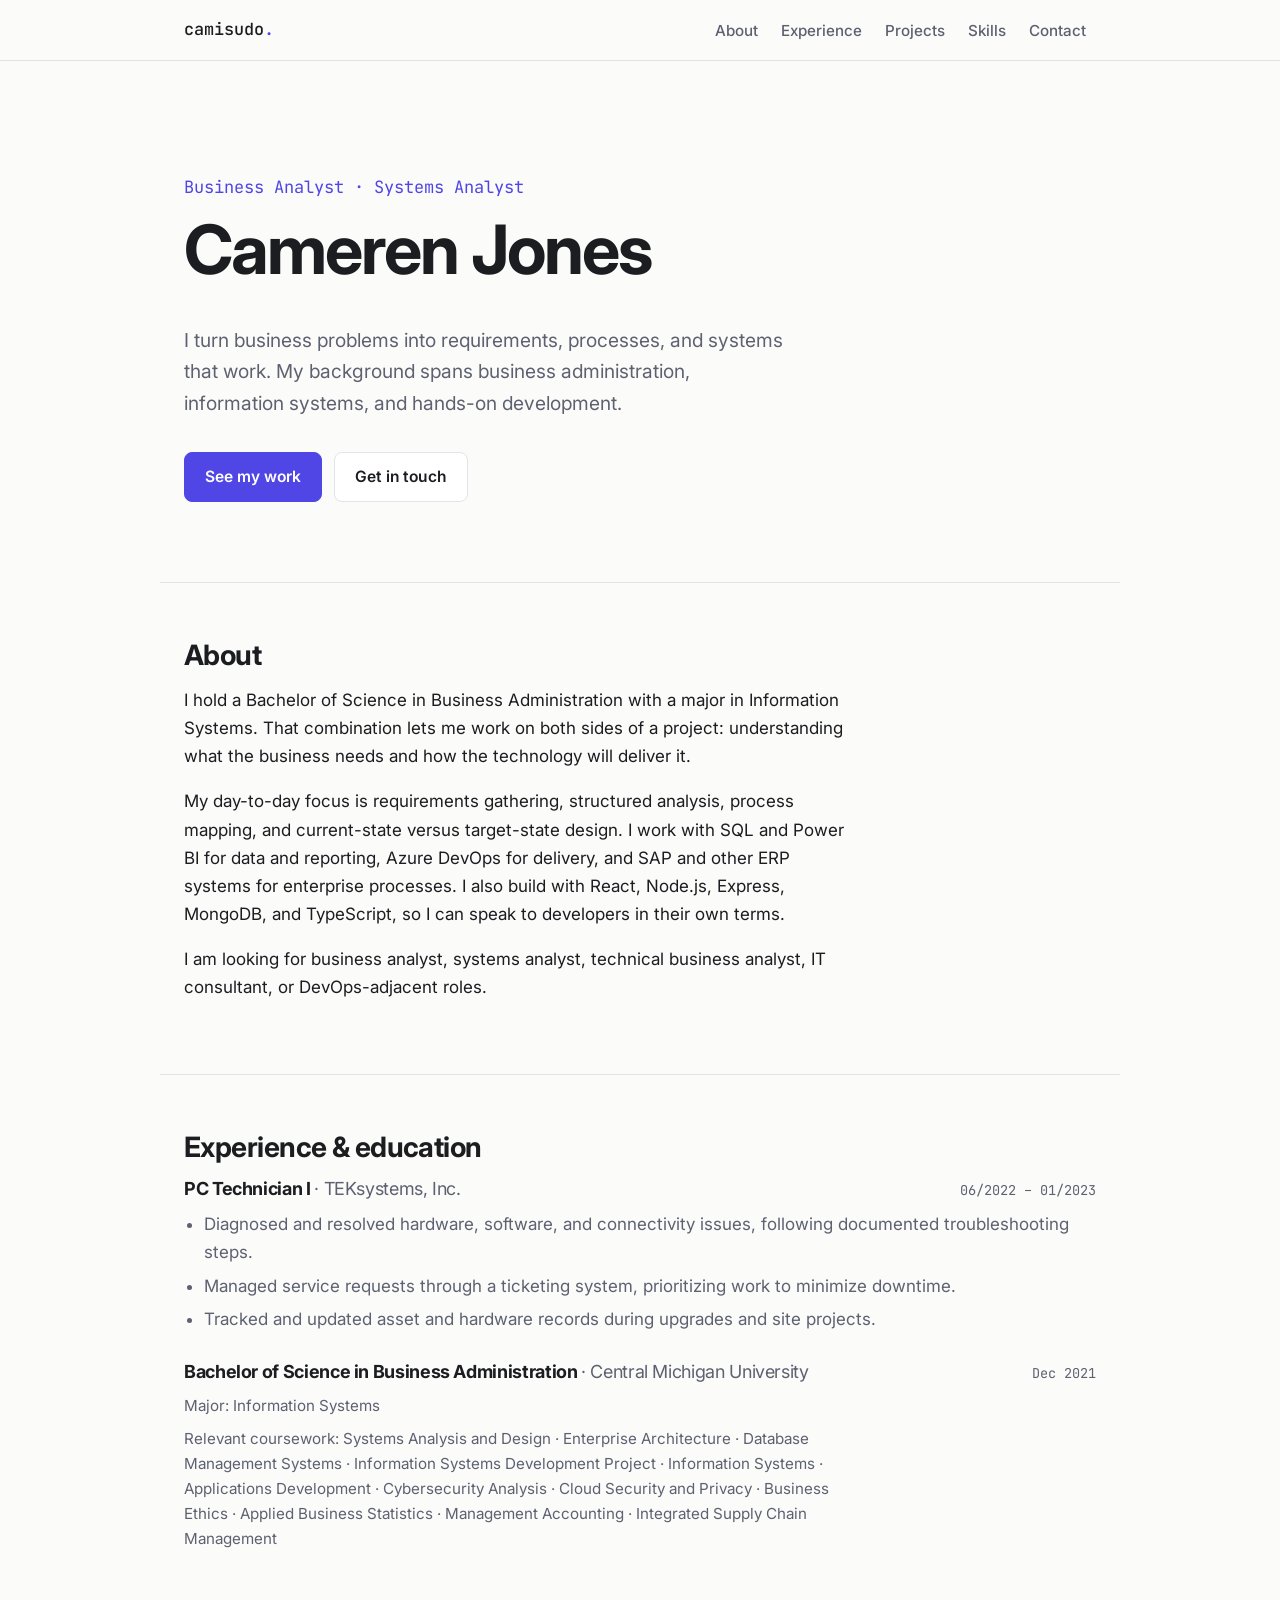
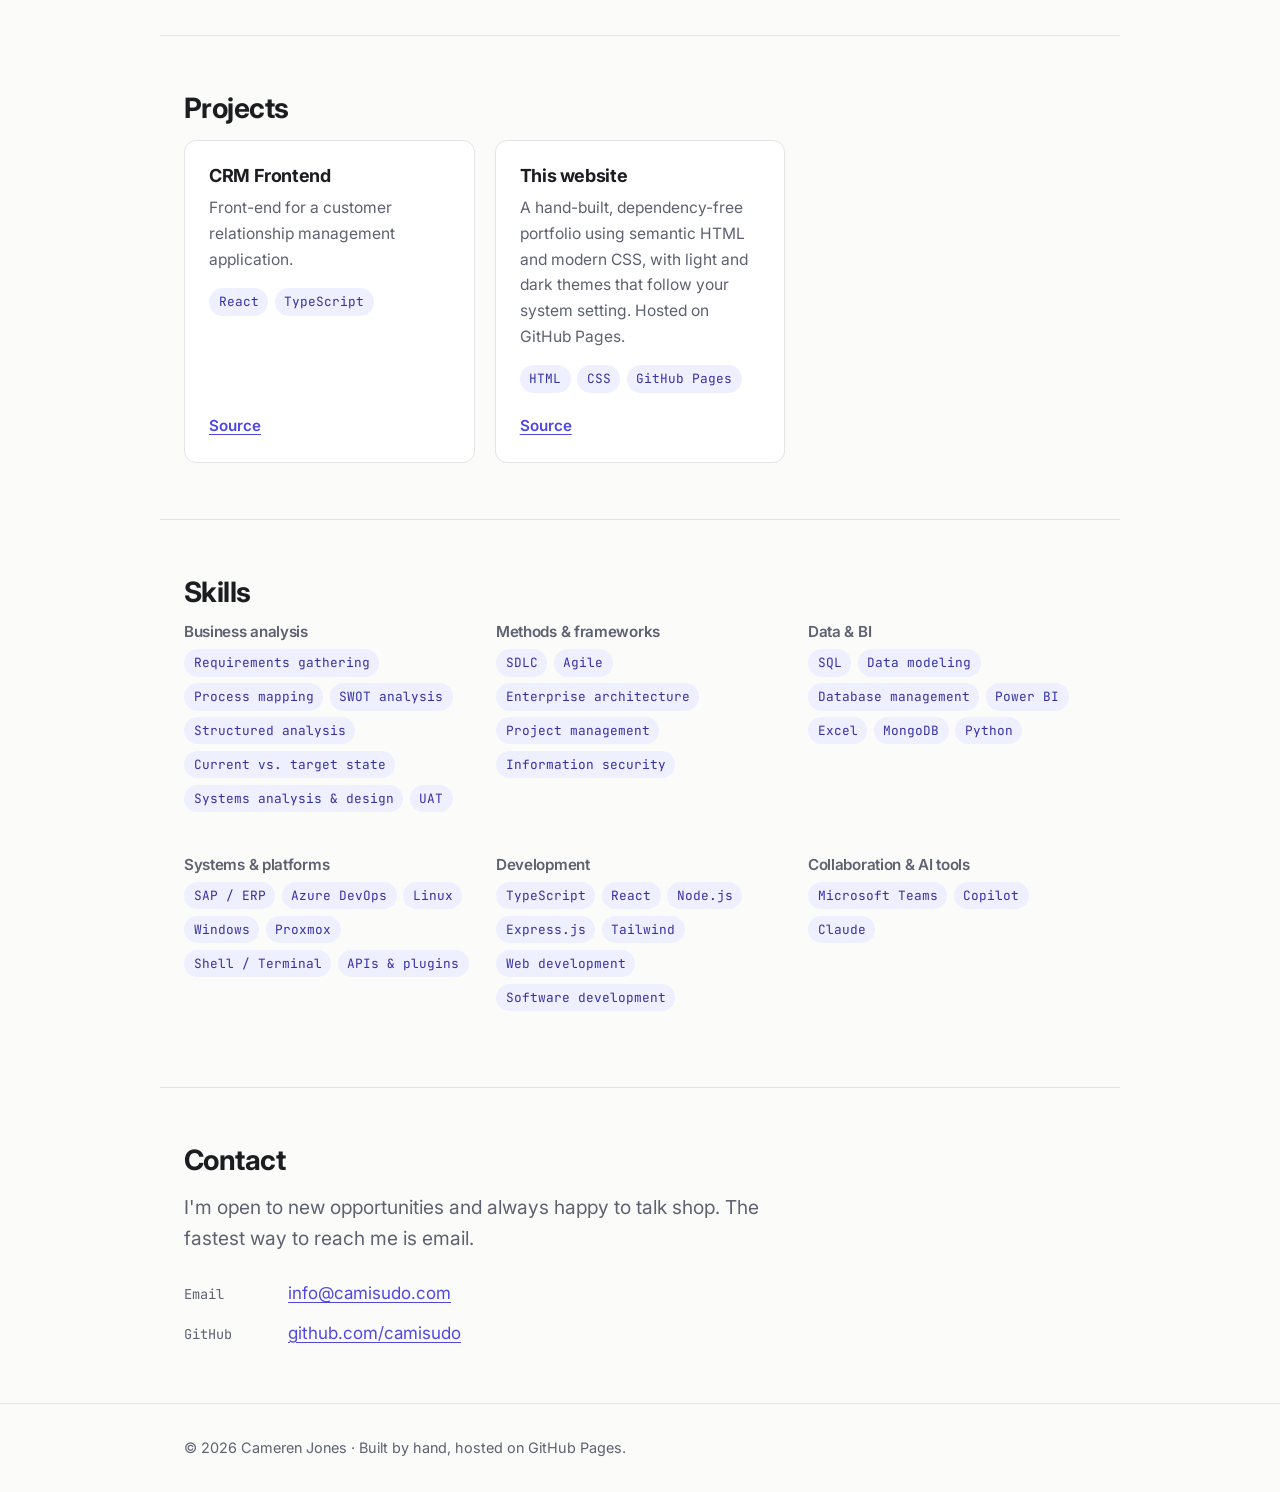
<file: index.html>
<!DOCTYPE html>
<html lang="en">
<head>
  <meta charset="utf-8" />
  <meta name="viewport" content="width=device-width, initial-scale=1" />
  <title>Cameren Jones — Business Analyst</title>
  <meta name="description" content="Cameren Jones: business analyst and systems analyst with a BS in Business Administration (Information Systems). Requirements, process design, data, and systems." />
  <meta property="og:title" content="Cameren Jones — Business Analyst" />
  <meta property="og:description" content="Business analyst bridging business needs and technology: requirements, process design, data, and systems." />
  <meta property="og:url" content="https://www.camisudo.com/" />
  <meta property="og:type" content="website" />
  <link rel="canonical" href="https://www.camisudo.com/" />
  <link rel="icon" href="favicon.svg" type="image/svg+xml" />
  <link rel="preconnect" href="https://fonts.googleapis.com" />
  <link rel="preconnect" href="https://fonts.gstatic.com" crossorigin />
  <link href="https://fonts.googleapis.com/css2?family=Inter:wght@400;500;600;700&family=JetBrains+Mono:wght@400;500&display=swap" rel="stylesheet" />
  <link rel="stylesheet" href="style.css" />
</head>
<body>
  <a class="skip" href="#main">Skip to content</a>

  <header class="site-header">
    <div class="container nav">
      <a class="brand" href="#top">camisudo<span class="accent">.</span></a>
      <nav aria-label="Main">
        <ul>
          <li><a href="#about">About</a></li>
          <li><a href="#experience">Experience</a></li>
          <li><a href="#projects">Projects</a></li>
          <li><a href="#skills">Skills</a></li>
          <li><a href="#contact">Contact</a></li>
        </ul>
      </nav>
    </div>
  </header>

  <main id="main">
    <!-- Hero -->
    <section class="hero container" id="top">
      <p class="eyebrow">Business Analyst · Systems Analyst</p>
      <h1>Cameren Jones</h1>
      <p class="lede">I turn business problems into requirements, processes, and systems that work. My background spans business administration, information systems, and hands-on development.</p>
      <div class="actions">
        <a class="btn primary" href="#projects">See my work</a>
        <a class="btn" href="#contact">Get in touch</a>
      </div>
    </section>

    <!-- About -->
    <section class="section container" id="about">
      <h2>About</h2>
      <div class="about">
        <p>I hold a Bachelor of Science in Business Administration with a major in Information Systems. That combination lets me work on both sides of a project: understanding what the business needs and how the technology will deliver it.</p>
        <p>My day-to-day focus is requirements gathering, structured analysis, process mapping, and current-state versus target-state design. I work with SQL and Power BI for data and reporting, Azure DevOps for delivery, and SAP and other ERP systems for enterprise processes. I also build with React, Node.js, Express, MongoDB, and TypeScript, so I can speak to developers in their own terms.</p>
        <p>I am looking for business analyst, systems analyst, technical business analyst, IT consultant, or DevOps-adjacent roles.</p>
      </div>
    </section>

    <!-- Experience & Education -->
    <section class="section container" id="experience">
      <h2>Experience &amp; education</h2>
      <div class="job">
        <div class="job-head"><h3>PC Technician I <span>· TEKsystems, Inc.</span></h3><span class="dates">06/2022 – 01/2023</span></div>
        <ul class="duties">
          <li>Diagnosed and resolved hardware, software, and connectivity issues, following documented troubleshooting steps.</li>
          <li>Managed service requests through a ticketing system, prioritizing work to minimize downtime.</li>
          <li>Tracked and updated asset and hardware records during upgrades and site projects.</li>
        </ul>
      </div>
      <div class="job">
        <div class="job-head"><h3>Bachelor of Science in Business Administration <span>· Central Michigan University</span></h3><span class="dates">Dec 2021</span></div>
        <p class="meta-line">Major: Information Systems</p>
        <p class="meta-line">Relevant coursework: Systems Analysis and Design · Enterprise Architecture · Database Management Systems · Information Systems Development Project · Information Systems · Applications Development · Cybersecurity Analysis · Cloud Security and Privacy · Business Ethics · Applied Business Statistics · Management Accounting · Integrated Supply Chain Management</p>
      </div>
    </section>

    <!-- Projects -->
    <section class="section container" id="projects">
      <h2>Projects</h2>
      <div class="grid">
        <article class="card">
          <h3>CRM Frontend</h3>
          <p>Front-end for a customer relationship management application.</p>
          <ul class="tags"><li>React</li><li>TypeScript</li></ul>
          <div class="links">
            <a href="https://github.com/camisudo/CRM-Frontend">Source</a>
          </div>
        </article>

        <article class="card">
          <h3>This website</h3>
          <p>A hand-built, dependency-free portfolio using semantic HTML and modern CSS, with light and dark themes that follow your system setting. Hosted on GitHub Pages.</p>
          <ul class="tags"><li>HTML</li><li>CSS</li><li>GitHub Pages</li></ul>
          <div class="links">
            <a href="https://github.com/camisudo/camisudo.github.io">Source</a>
          </div>
        </article>
      </div>
    </section>

    <!-- Skills -->
    <section class="section container" id="skills">
      <h2>Skills</h2>
      <div class="skills">
        <div>
          <h3>Business analysis</h3>
          <ul class="tags"><li>Requirements gathering</li><li>Process mapping</li><li>SWOT analysis</li><li>Structured analysis</li><li>Current vs. target state</li><li>Systems analysis &amp; design</li><li>UAT</li></ul>
        </div>
        <div>
          <h3>Methods &amp; frameworks</h3>
          <ul class="tags"><li>SDLC</li><li>Agile</li><li>Enterprise architecture</li><li>Project management</li><li>Information security</li></ul>
        </div>
        <div>
          <h3>Data &amp; BI</h3>
          <ul class="tags"><li>SQL</li><li>Data modeling</li><li>Database management</li><li>Power BI</li><li>Excel</li><li>MongoDB</li><li>Python</li></ul>
        </div>
        <div>
          <h3>Systems &amp; platforms</h3>
          <ul class="tags"><li>SAP / ERP</li><li>Azure DevOps</li><li>Linux</li><li>Windows</li><li>Proxmox</li><li>Shell / Terminal</li><li>APIs &amp; plugins</li></ul>
        </div>
        <div>
          <h3>Development</h3>
          <ul class="tags"><li>TypeScript</li><li>React</li><li>Node.js</li><li>Express.js</li><li>Tailwind</li><li>Web development</li><li>Software development</li></ul>
        </div>
        <div>
          <h3>Collaboration &amp; AI tools</h3>
          <ul class="tags"><li>Microsoft Teams</li><li>Copilot</li><li>Claude</li></ul>
        </div>
      </div>
    </section>

    <!-- Contact -->
    <section class="section container" id="contact">
      <h2>Contact</h2>
      <p class="lede">I'm open to new opportunities and always happy to talk shop. The fastest way to reach me is email.</p>
      <ul class="contact">
        <!-- Contact details -->
        <li><span class="label">Email</span><a href="mailto:info@camisudo.com">info@camisudo.com</a></li>
        <li><span class="label">GitHub</span><a href="https://github.com/camisudo">github.com/camisudo</a></li>
      </ul>
    </section>
  </main>

  <footer class="site-footer">
    <div class="container">
      <p>&copy; 2026 Cameren Jones · Built by hand, hosted on GitHub Pages.</p>
    </div>
  </footer>
</body>
</html>
</file>
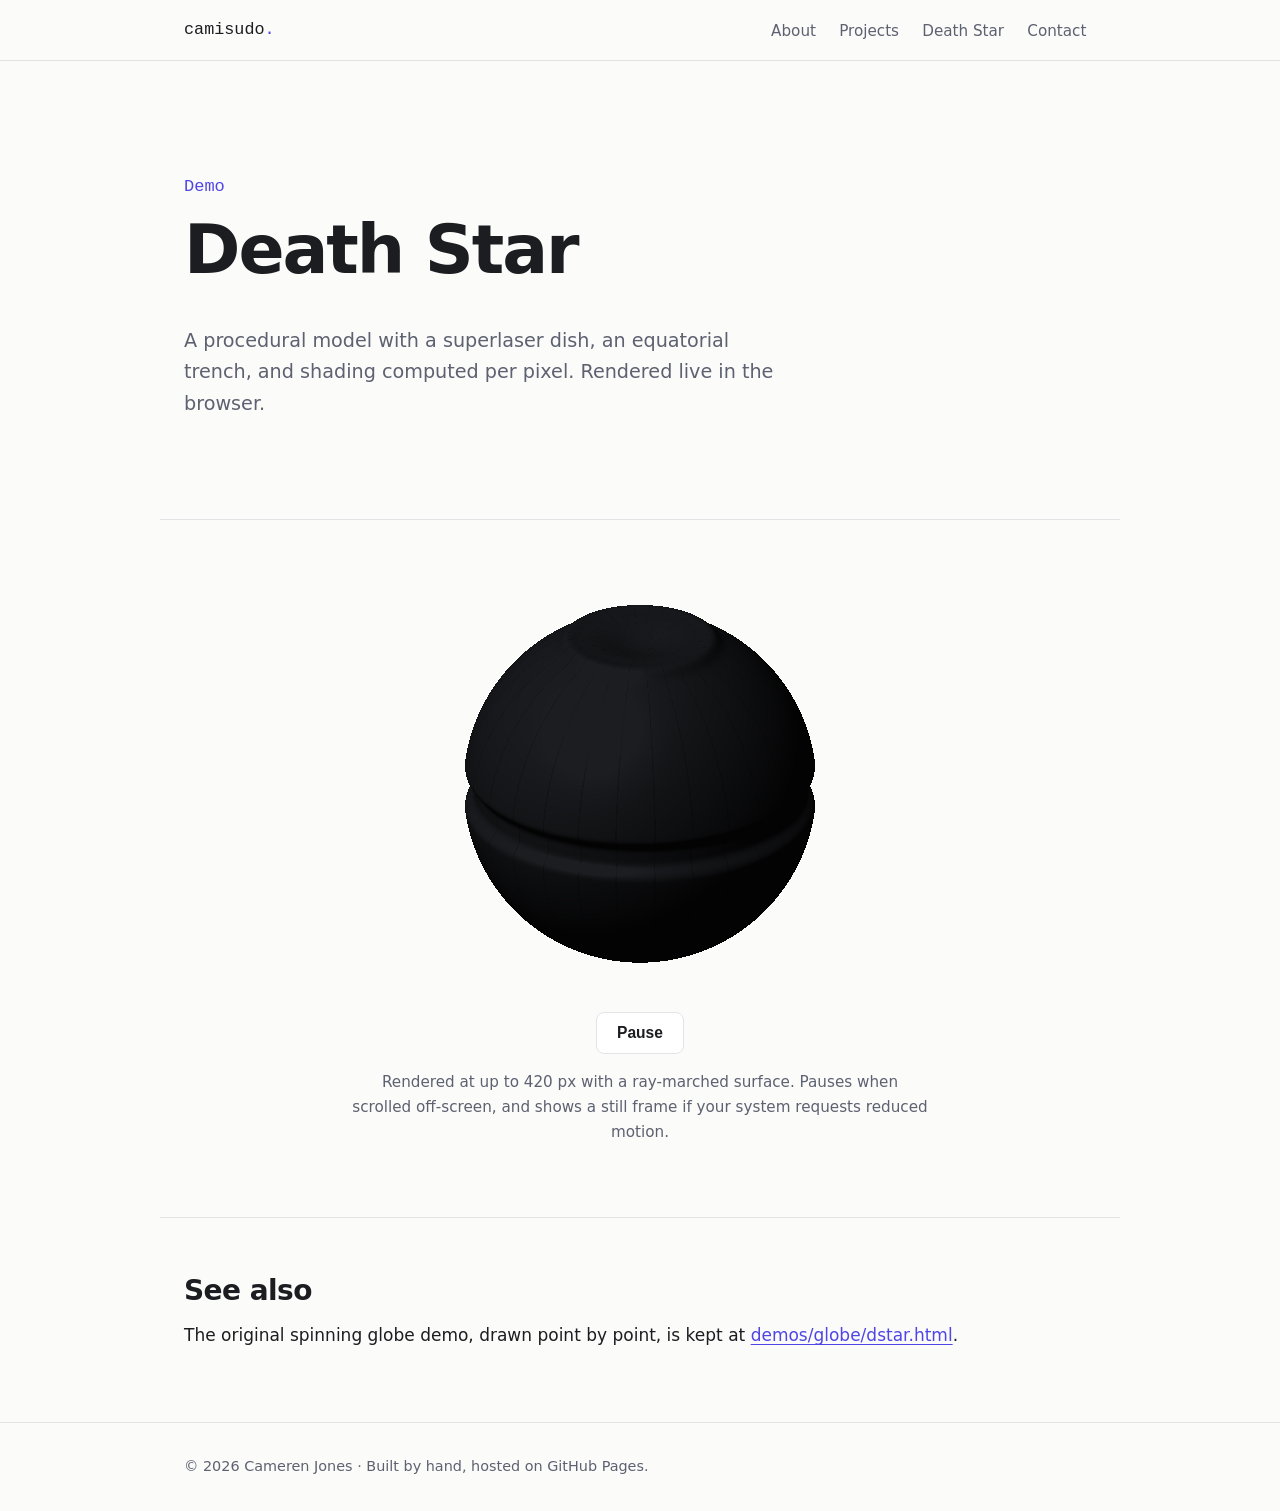
<file: deathstar.html>
<!DOCTYPE html>
<html lang="en">
<head>
  <meta charset="utf-8" />
  <meta name="viewport" content="width=device-width, initial-scale=1" />
  <title>Death Star — Cameren Jones</title>
  <meta name="description" content="A spinning Death Star rendered live in the browser with a procedural surface and shading." />
  <link rel="icon" href="favicon.svg" type="image/svg+xml" />
  <link rel="stylesheet" href="style.css" />
  <style>
    .ds-wrap { display: grid; justify-items: center; gap: 1rem; }
    .ds-canvas { width: min(420px, 90vw); height: auto; aspect-ratio: 1; display: block; }
    .ds-controls { display: flex; gap: 0.75rem; align-items: center; }
    .ds-note { color: var(--muted); font-size: 0.95rem; text-align: center; max-width: 36rem; }
  </style>
</head>
<body>
  <a class="skip" href="#main">Skip to content</a>

  <header class="site-header">
    <div class="container nav">
      <a class="brand" href="index.html">camisudo<span class="accent">.</span></a>
      <nav aria-label="Main">
        <ul>
          <li><a href="index.html#about">About</a></li>
          <li><a href="index.html#projects">Projects</a></li>
          <li><a href="deathstar.html">Death Star</a></li>
          <li><a href="index.html#contact">Contact</a></li>
        </ul>
      </nav>
    </div>
  </header>

  <main id="main">
    <section class="hero container">
      <p class="eyebrow">Demo</p>
      <h1>Death Star</h1>
      <p class="lede">A procedural model with a superlaser dish, an equatorial trench, and shading computed per pixel. Rendered live in the browser.</p>
    </section>

    <section class="section container">
      <div class="ds-wrap">
        <canvas id="deathstar" class="ds-canvas" role="img" aria-label="Spinning Death Star"></canvas>
        <div class="ds-controls">
          <button class="btn" id="ds-toggle" type="button" aria-pressed="false">Pause</button>
        </div>
        <p class="ds-note">Rendered at up to 420 px with a ray-marched surface. Pauses when scrolled off-screen, and shows a still frame if your system requests reduced motion.</p>
      </div>
    </section>

    <section class="section container">
      <h2>See also</h2>
      <p>The original spinning globe demo, drawn point by point, is kept at <a href="demos/globe/dstar.html">demos/globe/dstar.html</a>.</p>
    </section>
  </main>

  <footer class="site-footer">
    <div class="container">
      <p>&copy; 2026 Cameren Jones · Built by hand, hosted on GitHub Pages.</p>
    </div>
  </footer>

  <script type="module">
    import { mount } from "./deathstar.js";
    const canvas = document.getElementById("deathstar");
    const btn = document.getElementById("ds-toggle");
    const view = mount(canvas, { fps: 30 });
    btn.addEventListener("click", () => {
      view.setPaused(!view.paused);
      btn.textContent = view.paused ? "Play" : "Pause";
      btn.setAttribute("aria-pressed", String(view.paused));
    });
  </script>
</body>
</html>
</file>
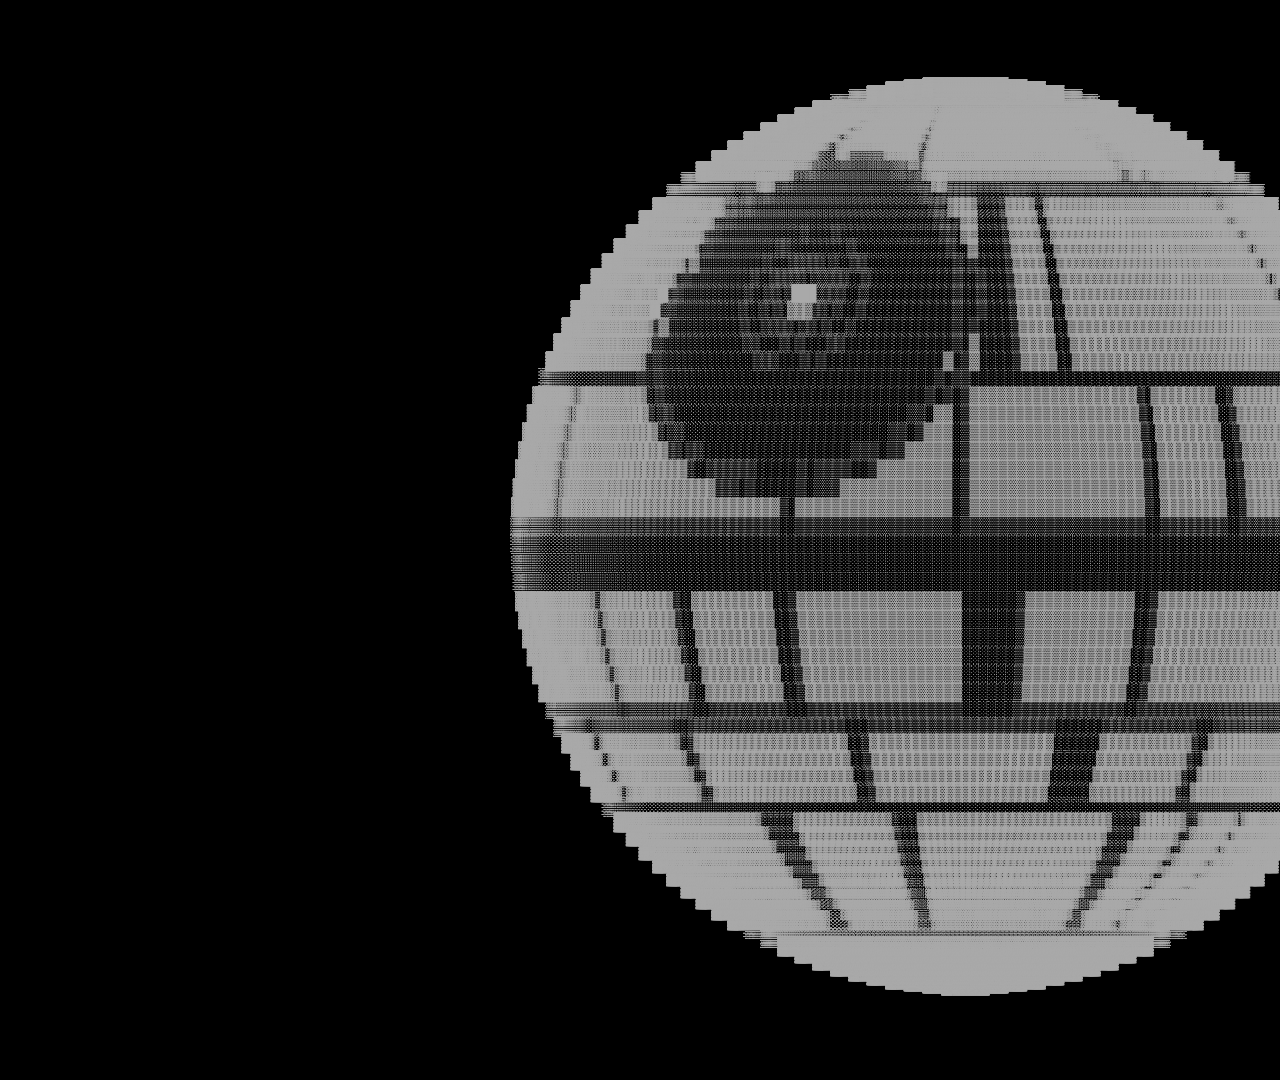
<file: demos/globe/dstar.html>
<!DOCTYPE html>
<html lang="en">
<head>
    <meta charset="UTF-8">
    <meta name="viewport" content="width=device-width, initial-scale=1.0">
    <title>Spinning 3D Model</title>
    <style>
        body {
            margin: 0;
            overflow: hidden;
        }
        canvas {
            display: block;
        }
    </style>
</head>
<body>
    <canvas id="canvas"></canvas>
    <script src="ascii_dstar.js"></script>
</body>
</html>
</file>
<file: style.css>
:root {
  --bg: #fbfbfa;
  --surface: #ffffff;
  --text: #1c1d21;
  --muted: #5d6170;
  --border: #e4e4e7;
  --accent: #4f46e5;
  --accent-contrast: #ffffff;
  --tag-bg: #eef0ff;
  --tag-text: #3730a3;
  --radius: 12px;
  --max: 960px;
  --font: "Inter", system-ui, -apple-system, "Segoe UI", Roboto, sans-serif;
  --mono: "JetBrains Mono", ui-monospace, SFMono-Regular, Menlo, monospace;
  color-scheme: light dark;
}

@media (prefers-color-scheme: dark) {
  :root {
    --bg: #0f1014;
    --surface: #17181e;
    --text: #e8e8ec;
    --muted: #9a9caa;
    --border: #2a2c35;
    --accent: #8b85ff;
    --accent-contrast: #0f1014;
    --tag-bg: #23243a;
    --tag-text: #c7c4ff;
  }
}

*, *::before, *::after { box-sizing: border-box; }

html { scroll-behavior: smooth; scroll-padding-top: 4.5rem; }
@media (prefers-reduced-motion: reduce) { html { scroll-behavior: auto; } }

body {
  margin: 0;
  background: var(--bg);
  color: var(--text);
  font-family: var(--font);
  font-size: 1.0625rem;
  line-height: 1.65;
  -webkit-font-smoothing: antialiased;
}

a { color: var(--accent); text-underline-offset: 3px; }
a:hover { text-decoration-thickness: 2px; }
:focus-visible { outline: 2px solid var(--accent); outline-offset: 3px; border-radius: 4px; }

h1, h2, h3 { line-height: 1.2; letter-spacing: -0.02em; margin: 0 0 0.5em; }
h2 { font-size: 1.75rem; }
h3 { font-size: 1.125rem; }
p { margin: 0 0 1em; }

.container { width: 100%; max-width: var(--max); margin: 0 auto; padding: 0 1rem; }
@media (min-width: 640px) { .container { padding: 0 1.5rem; } }

.skip {
  position: absolute; left: -999px; top: 0.5rem;
  background: var(--accent); color: var(--accent-contrast);
  padding: 0.5rem 1rem; border-radius: 6px; z-index: 100;
}
.skip:focus { left: 0.5rem; }

/* Header */
.site-header {
  position: sticky; top: 0; z-index: 10;
  background: color-mix(in srgb, var(--bg) 85%, transparent);
  backdrop-filter: blur(8px);
  border-bottom: 1px solid var(--border);
}
.nav { display: flex; align-items: center; justify-content: space-between; gap: 1rem; height: 3.75rem; }
.brand { font-family: var(--mono); font-weight: 500; color: var(--text); text-decoration: none; font-size: 1.05rem; }
.accent { color: var(--accent); }
.nav ul { display: flex; gap: 0.25rem; list-style: none; margin: 0; padding: 0; }
.nav a:not(.brand) {
  color: var(--muted); text-decoration: none; font-size: 0.95rem; font-weight: 500;
  padding: 0.4rem 0.6rem; border-radius: 6px;
}
.nav a:not(.brand):hover { color: var(--text); background: var(--tag-bg); }
@media (max-width: 480px) {
  .nav ul { gap: 0; }
  .nav a:not(.brand) { font-size: 0.875rem; padding: 0.4rem 0.4rem; }
}

/* Hero */
.hero { padding-top: 5rem; padding-bottom: 4rem; }
@media (min-width: 640px) { .hero { padding-top: 7rem; padding-bottom: 5rem; } }
.eyebrow { font-family: var(--mono); color: var(--accent); margin-bottom: 0.5rem; }
.hero h1 { font-size: clamp(2.5rem, 8vw, 4.25rem); font-weight: 700; letter-spacing: -0.03em; }
.lede { font-size: 1.2rem; color: var(--muted); max-width: 38rem; }
.actions { display: flex; flex-wrap: wrap; gap: 0.75rem; margin-top: 2rem; }

.btn {
  display: inline-block; padding: 0.7rem 1.25rem; border-radius: 8px;
  border: 1px solid var(--border); background: var(--surface);
  color: var(--text); font-weight: 600; font-size: 0.975rem; text-decoration: none;
  transition: transform 0.15s ease, border-color 0.15s ease;
}
.btn:hover { border-color: var(--accent); transform: translateY(-1px); }
.btn.primary { background: var(--accent); border-color: var(--accent); color: var(--accent-contrast); }

/* Sections */
.section { padding-top: 3.5rem; padding-bottom: 3.5rem; border-top: 1px solid var(--border); }
.about { max-width: 42rem; }

.grid { display: grid; gap: 1.25rem; grid-template-columns: repeat(auto-fill, minmax(min(100%, 270px), 1fr)); }
.card {
  display: flex; flex-direction: column;
  background: var(--surface); border: 1px solid var(--border); border-radius: var(--radius);
  padding: 1.5rem; transition: border-color 0.15s ease, transform 0.15s ease;
}
.card:hover { border-color: var(--accent); transform: translateY(-2px); }
.card p { color: var(--muted); font-size: 0.975rem; }
.card .links { margin-top: auto; display: flex; gap: 1rem; font-weight: 600; font-size: 0.95rem; }

.tags { display: flex; flex-wrap: wrap; gap: 0.4rem; list-style: none; padding: 0; margin: 0 0 1.25rem; }
.tags li {
  font-family: var(--mono); font-size: 0.8rem;
  background: var(--tag-bg); color: var(--tag-text);
  padding: 0.2rem 0.6rem; border-radius: 999px;
}

.skills { display: grid; gap: 1.5rem; grid-template-columns: repeat(auto-fit, minmax(min(100%, 220px), 1fr)); }
.skills h3 { color: var(--muted); font-size: 0.95rem; font-weight: 600; }
.resume { margin-top: 1.5rem; }

.contact { list-style: none; padding: 0; margin: 1.5rem 0 0; display: grid; gap: 0.75rem; }
.contact li { display: flex; flex-wrap: wrap; gap: 0.25rem 1rem; align-items: baseline; }
.contact .label { font-family: var(--mono); font-size: 0.85rem; color: var(--muted); min-width: 5.5rem; }
.contact a { overflow-wrap: anywhere; }

/* Experience & education */
.job { margin-bottom: 1.75rem; }
.job-head { display: flex; justify-content: space-between; gap: 0.75rem; flex-wrap: wrap; align-items: baseline; }
.job-head h3 { margin: 0; }
.job-head h3 span { font-weight: 400; color: var(--muted); }
.dates { color: var(--muted); font-family: var(--mono); font-size: 0.85rem; white-space: nowrap; }
.duties { margin: 0.5rem 0 0; padding-left: 1.25rem; color: var(--muted); }
.duties li { margin-bottom: 0.35rem; }
.meta-line { color: var(--muted); font-size: 0.95rem; margin: 0.5rem 0 0; max-width: 42rem; }

/* Footer */
.site-footer { border-top: 1px solid var(--border); padding: 2rem 0; color: var(--muted); font-size: 0.9rem; }
.site-footer p { margin: 0; }
</file>
